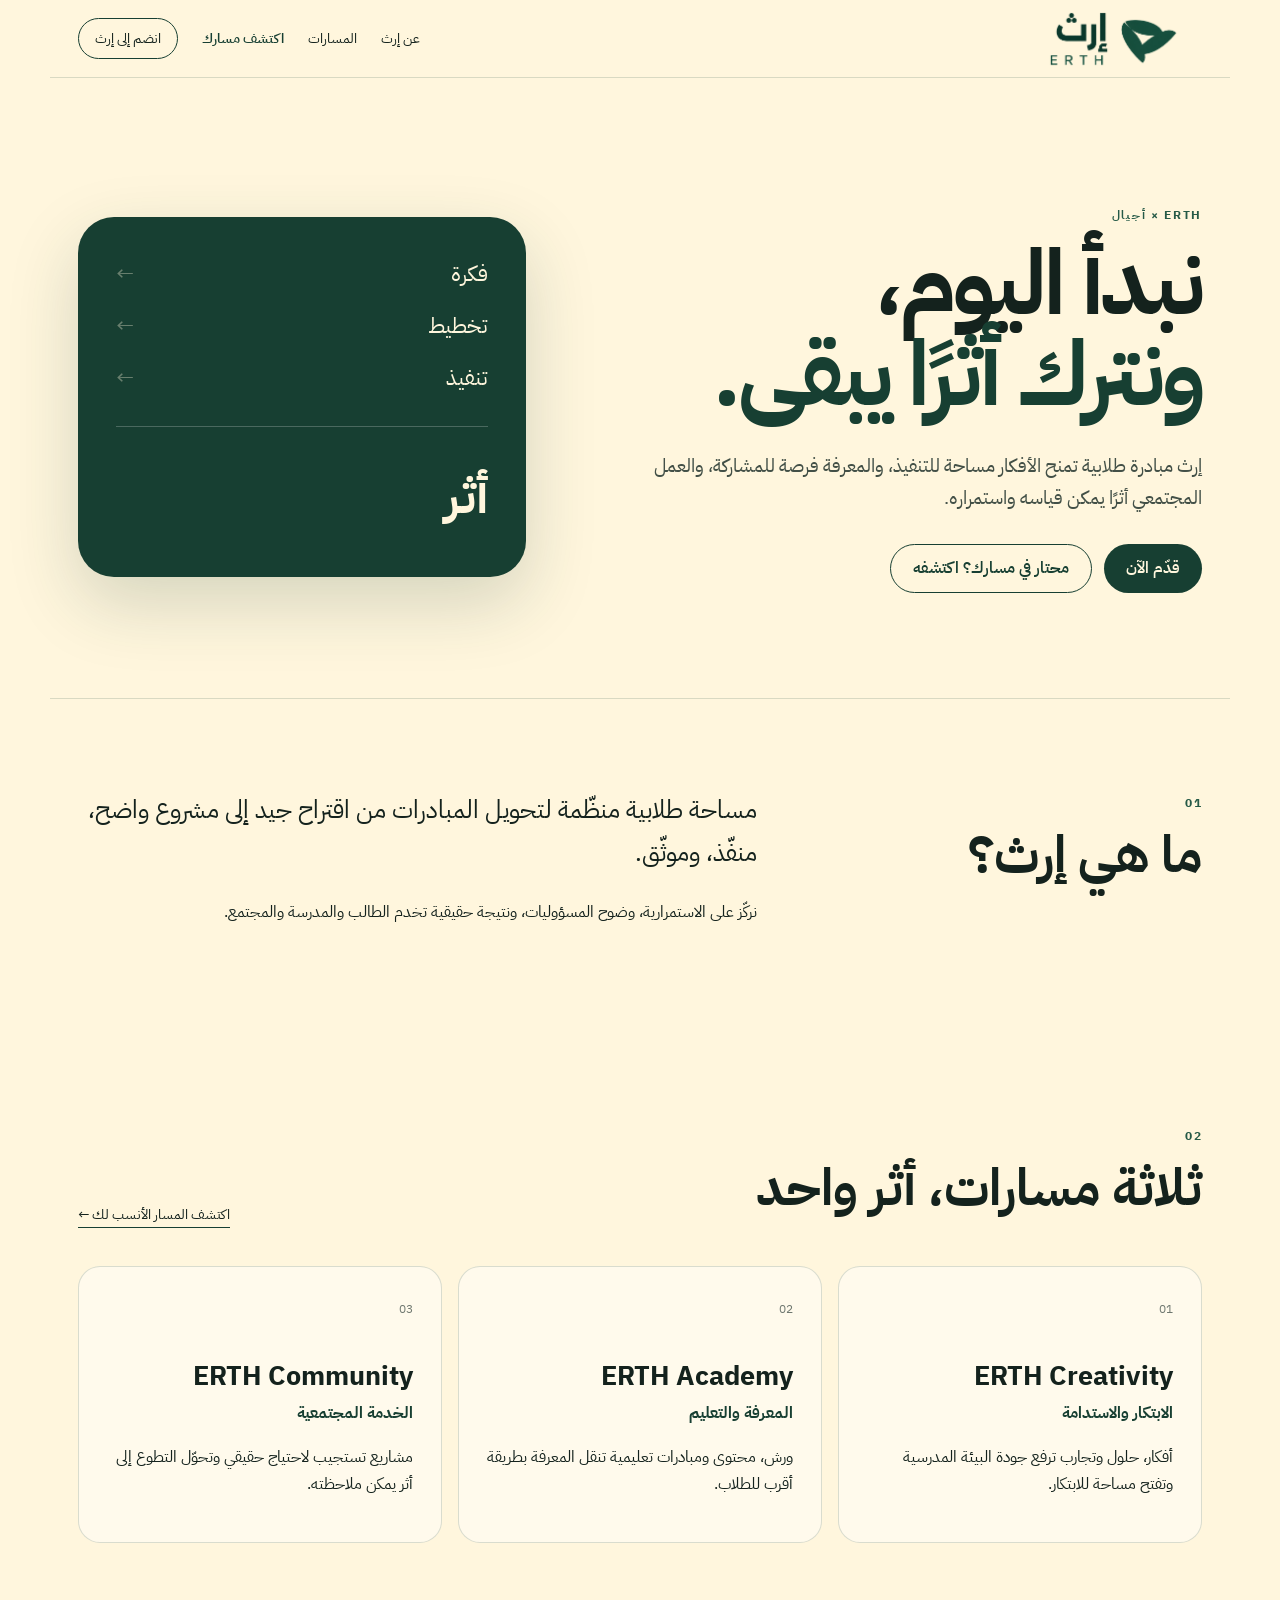
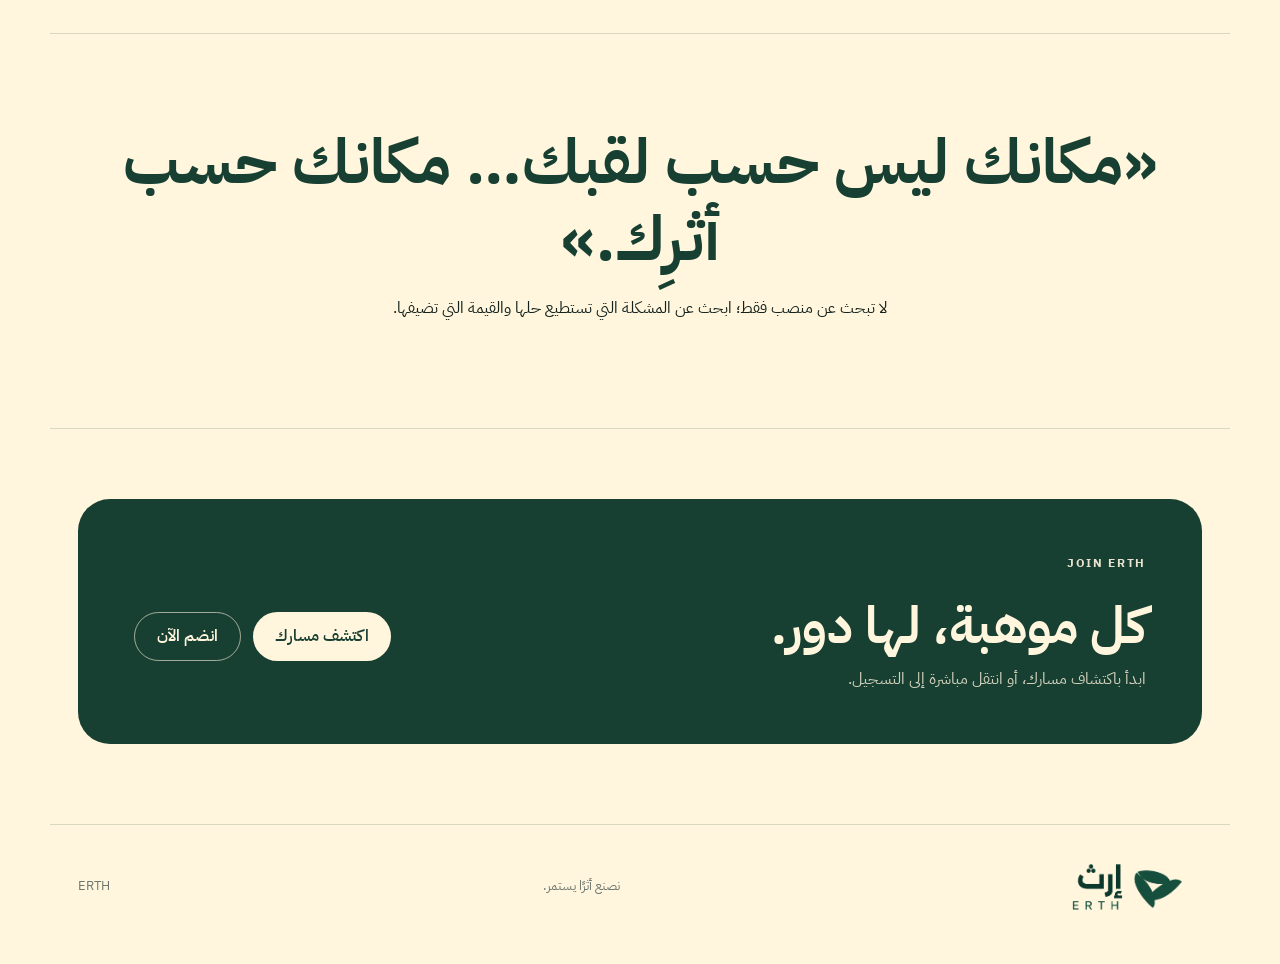
<file: index.html>
<!doctype html>
<html lang="ar" dir="rtl">
<head>
  <meta charset="utf-8" />
  <meta name="viewport" content="width=device-width,initial-scale=1" />
  <meta name="theme-color" content="#173f32" />
  <title>إرث | ERTH</title>
  <meta name="description" content="إرث مبادرة طلابية تحوّل الأفكار والمعرفة والعمل المجتمعي إلى أثر يبقى." />
  <link rel="stylesheet" href="/styles.css" />
</head>
<body>
<header class="site-header">
  <a class="brand" href="/" aria-label="إرث الرئيسية"><img class="brand-logo" src="/erth-logo.png" alt="إرث | ERTH"></a>
  <nav><a href="#about">عن إرث</a><a href="#tracks">المسارات</a><a class="nav-discover" https://vercel-erth.vercel.app/>اكتشف مسارك</a><a class="nav-cta" href="/join">انضم إلى إرث</a></nav>
</header>
<main>
  <section class="hero">
    <div class="hero-copy">
      <span class="eyebrow">ERTH × أجيال</span>
      <h1>نبدأ اليوم،<br><em>ونترك أثرًا يبقى.</em></h1>
      <p>إرث مبادرة طلابية تمنح الأفكار مساحة للتنفيذ، والمعرفة فرصة للمشاركة، والعمل المجتمعي أثرًا يمكن قياسه واستمراره.</p>
      <div class="actions"><a class="btn primary" href="/join">قدّم الآن</a><a class="btn secondary" https://vercel-erth.vercel.app/">محتار في مسارك؟ اكتشفه</a></div>
    </div>
    <div class="hero-card" aria-label="فكرة إلى أثر">
      <span>فكرة</span><span>←</span><span>تخطيط</span><span>←</span><span>تنفيذ</span><span>←</span><strong>أثر</strong>
    </div>
  </section>

  <section id="about" class="section split">
    <div><span class="section-no">01</span><h2>ما هي إرث؟</h2></div>
    <div><p class="lead">مساحة طلابية منظّمة لتحويل المبادرات من اقتراح جيد إلى مشروع واضح، منفّذ، وموثّق.</p><p>نركّز على الاستمرارية، وضوح المسؤوليات، ونتيجة حقيقية تخدم الطالب والمدرسة والمجتمع.</p></div>
  </section>

  <section id="tracks" class="section">
    <div class="section-head"><div><span class="section-no">02</span><h2>ثلاثة مسارات، أثر واحد</h2></div><a class="text-link" https://vercel-erth.vercel.app/">اكتشف المسار الأنسب لك ←</a></div>
    <div class="track-grid">
      <article class="track-card"><span class="track-code">01</span><h3>ERTH Creativity</h3><p class="ar-title">الابتكار والاستدامة</p><p>أفكار، حلول وتجارب ترفع جودة البيئة المدرسية وتفتح مساحة للابتكار.</p></article>
      <article class="track-card"><span class="track-code">02</span><h3>ERTH Academy</h3><p class="ar-title">المعرفة والتعليم</p><p>ورش، محتوى ومبادرات تعليمية تنقل المعرفة بطريقة أقرب للطلاب.</p></article>
      <article class="track-card"><span class="track-code">03</span><h3>ERTH Community</h3><p class="ar-title">الخدمة المجتمعية</p><p>مشاريع تستجيب لاحتياج حقيقي وتحوّل التطوع إلى أثر يمكن ملاحظته.</p></article>
    </div>
  </section>

  <section class="section quote-section"><blockquote>«مكانك ليس حسب لقبك… مكانك حسب أثرِك.»</blockquote><p>لا تبحث عن منصب فقط؛ ابحث عن المشكلة التي تستطيع حلها والقيمة التي تضيفها.</p></section>

  <section class="cta-band"><div><span class="eyebrow light">JOIN ERTH</span><h2>كل موهبة، لها دور.</h2><p>ابدأ باكتشاف مسارك، أو انتقل مباشرة إلى التسجيل.</p></div><div class="actions"><a class="btn cream" https://vercel-erth.vercel.app/="/">اكتشف مسارك</a><a class="btn outline-light" href="/join">انضم الآن</a></div></section>
</main>
<footer><div class="brand footer-brand"><img class="brand-logo footer-logo" src="/erth-logo.png" alt="إرث | ERTH"></div><p>نصنع أثرًا يستمر.</p><span>ERTH  </span></footer>
</body>
</html>
</file>
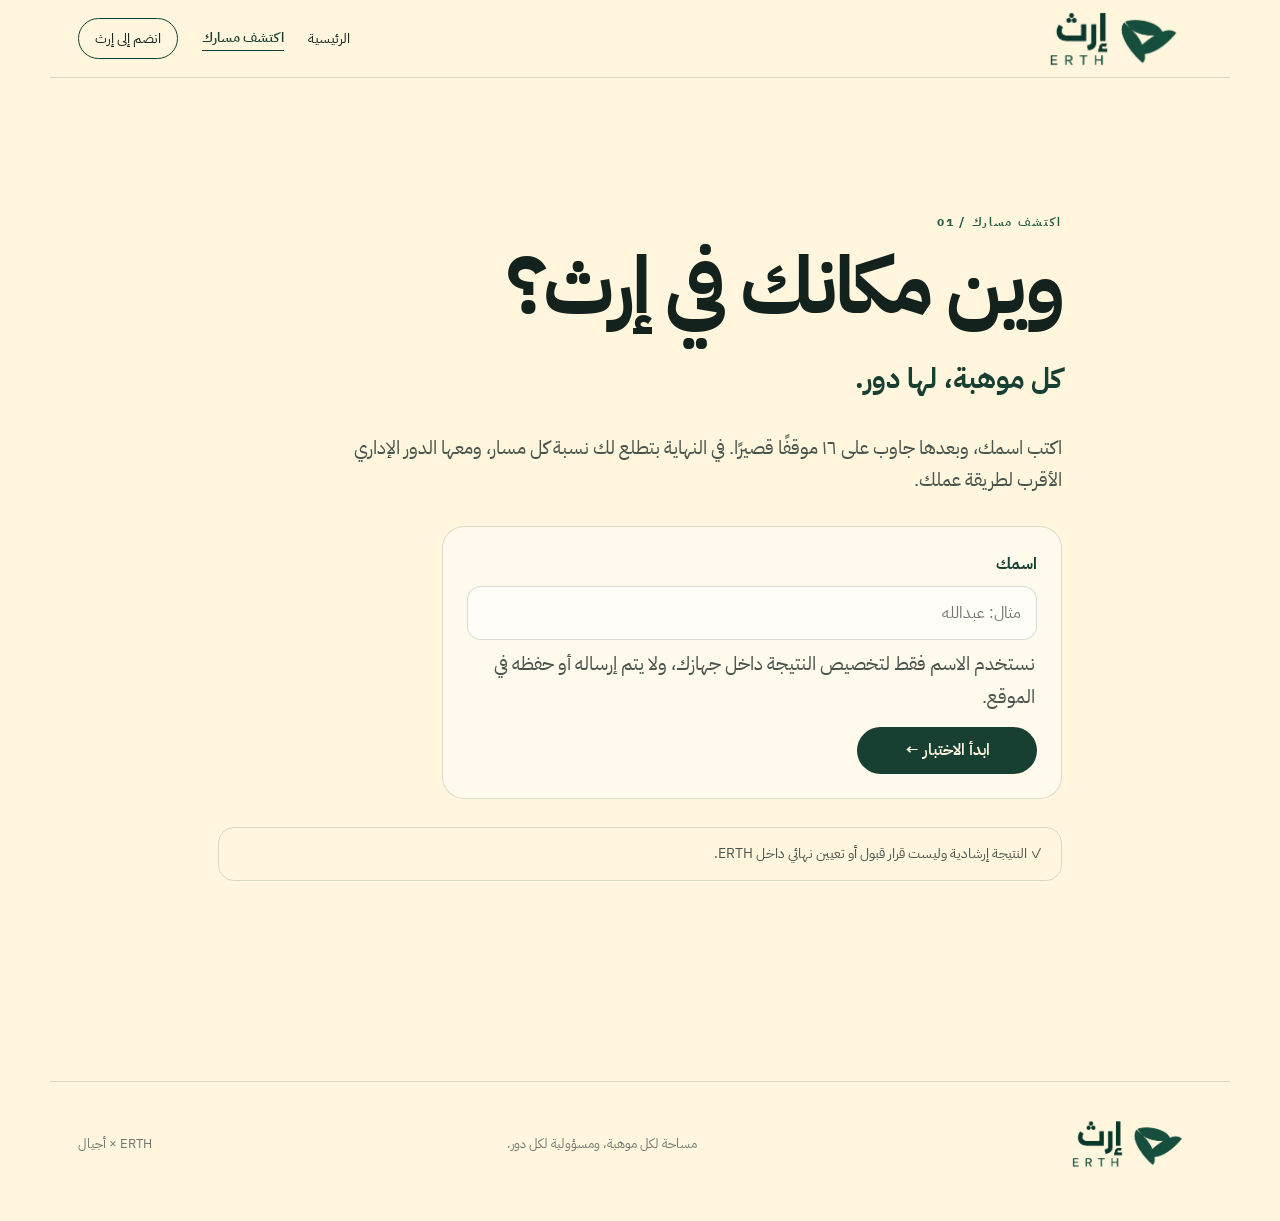
<file: discover-role.html>
<!doctype html>
<html lang="ar" dir="rtl">
<head>
  <meta charset="utf-8">
  <meta name="viewport" content="width=device-width,initial-scale=1">
  <meta name="theme-color" content="#173f32">
  <title>اكتشف مسارك | ERTH</title>
  <meta name="description" content="اختبار من 16 سؤالًا لاكتشاف المسار والدور الأقرب لك في إرث.">
  <link rel="stylesheet" href="/styles.css">
</head>
<body>
<header class="site-header">
  <a class="brand" href="/" aria-label="إرث الرئيسية"><img class="brand-logo" src="/erth-logo.png" alt="إرث | ERTH"></a>
  <nav><a href="/">الرئيسية</a><a class="nav-discover active" href="/discover-role">اكتشف مسارك</a><a class="nav-cta" href="/join">انضم إلى إرث</a></nav>
</header>

<main class="quiz-shell">
  <section id="quizIntro" class="quiz-intro">
    <span class="eyebrow">اكتشف مسارك / 01</span>
    <h1>وين مكانك في إرث؟</h1>
    <p class="lead">كل موهبة، لها دور.</p>
    <p>اكتب اسمك، وبعدها جاوب على ١٦ موقفًا قصيرًا. في النهاية بتطلع لك نسبة كل مسار، ومعها الدور الإداري الأقرب لطريقة عملك.</p>

    <div class="name-step">
      <label for="studentName">اسمك</label>
      <input id="studentName" type="text" maxlength="40" autocomplete="given-name" placeholder="مثال: عبدالله" aria-describedby="nameHelp nameError">
      <p id="nameHelp" class="field-help">نستخدم الاسم فقط لتخصيص النتيجة داخل جهازك، ولا يتم إرساله أو حفظه في الموقع.</p>
      <p id="nameError" class="field-error hidden" role="alert">اكتب اسمك أولًا عشان نبدأ.</p>
      <button class="btn primary" id="startQuiz" type="button">ابدأ الاختبار ←</button>
    </div>

    <div class="quiz-note"><span>✓</span> النتيجة إرشادية وليست قرار قبول أو تعيين نهائي داخل ERTH.</div>
  </section>

  <section id="quizCard" class="quiz-card hidden" aria-live="polite">
    <div class="quiz-top"><span id="questionCount"></span><span id="questionCategory"></span></div>
    <div class="progress"><i id="progressBar"></i></div>
    <p class="quiz-name">اختبار <strong id="quizName"></strong></p>
    <h2 id="questionText"></h2>
    <div id="choices" class="choice-list"></div>
    <div class="quiz-nav"><button class="btn ghost" id="prevBtn" type="button">السابق</button><button class="btn primary" id="nextBtn" type="button" disabled>التالي ←</button></div>
    <p class="micro">اختر الإجابة الأقرب لك فعلًا، ويمكنك الرجوع وتعديلها قبل ظهور النتيجة.</p>
  </section>

  <section id="results" class="results hidden">
    <span class="eyebrow">RESULT / 02</span>
    <h1><span id="resultName"></span>، هذا مسارك الأقرب</h1>
    <p>النسب تقيس توافق إجاباتك مع الخيارات داخل الاختبار. مجموع المسارات ١٠٠٪، ومجموع الأدوار الإدارية ١٠٠٪.</p>

    <div class="top-result track"><div><span>المسار الأقرب</span><h2 id="topTrack"></h2><p id="topTrackDesc"></p></div><strong id="topTrackPct"></strong></div>
    <div class="top-result"><div><span>الدور الإداري الأقرب</span><h2 id="topRole"></h2><p id="topRoleDesc"></p></div><strong id="topRolePct"></strong></div>

    <div class="result-grid">
      <section><h3>توزيع المسارات</h3><div id="trackBars" class="bars"></div></section>
      <section><h3>توزيع الأدوار الإدارية</h3><div id="roleBars" class="bars"></div></section>
    </div>

    <div class="result-tip"><strong>وش تسوي بالنتيجة؟</strong><p>خذ أعلى مسار وأعلى دور كنقطة بداية، وبعدها أكّد اختيارك في لقاء ERTH القصير إذا كنت محتارًا.</p></div>

    <div class="actions result-actions"><button class="btn secondary dark-text" id="restartBtn" type="button">إعادة الاختبار</button><a class="btn primary" href="/join">الانتقال للتقديم</a></div>
  </section>
</main>

<footer><div class="brand footer-brand"><img class="brand-logo footer-logo" src="/erth-logo.png" alt="إرث | ERTH"></div><p>مساحة لكل موهبة، ومسؤولية لكل دور.</p><span>ERTH × أجيال</span></footer>
<script src="/quiz.js"></script>
</body>
</html>
</file>
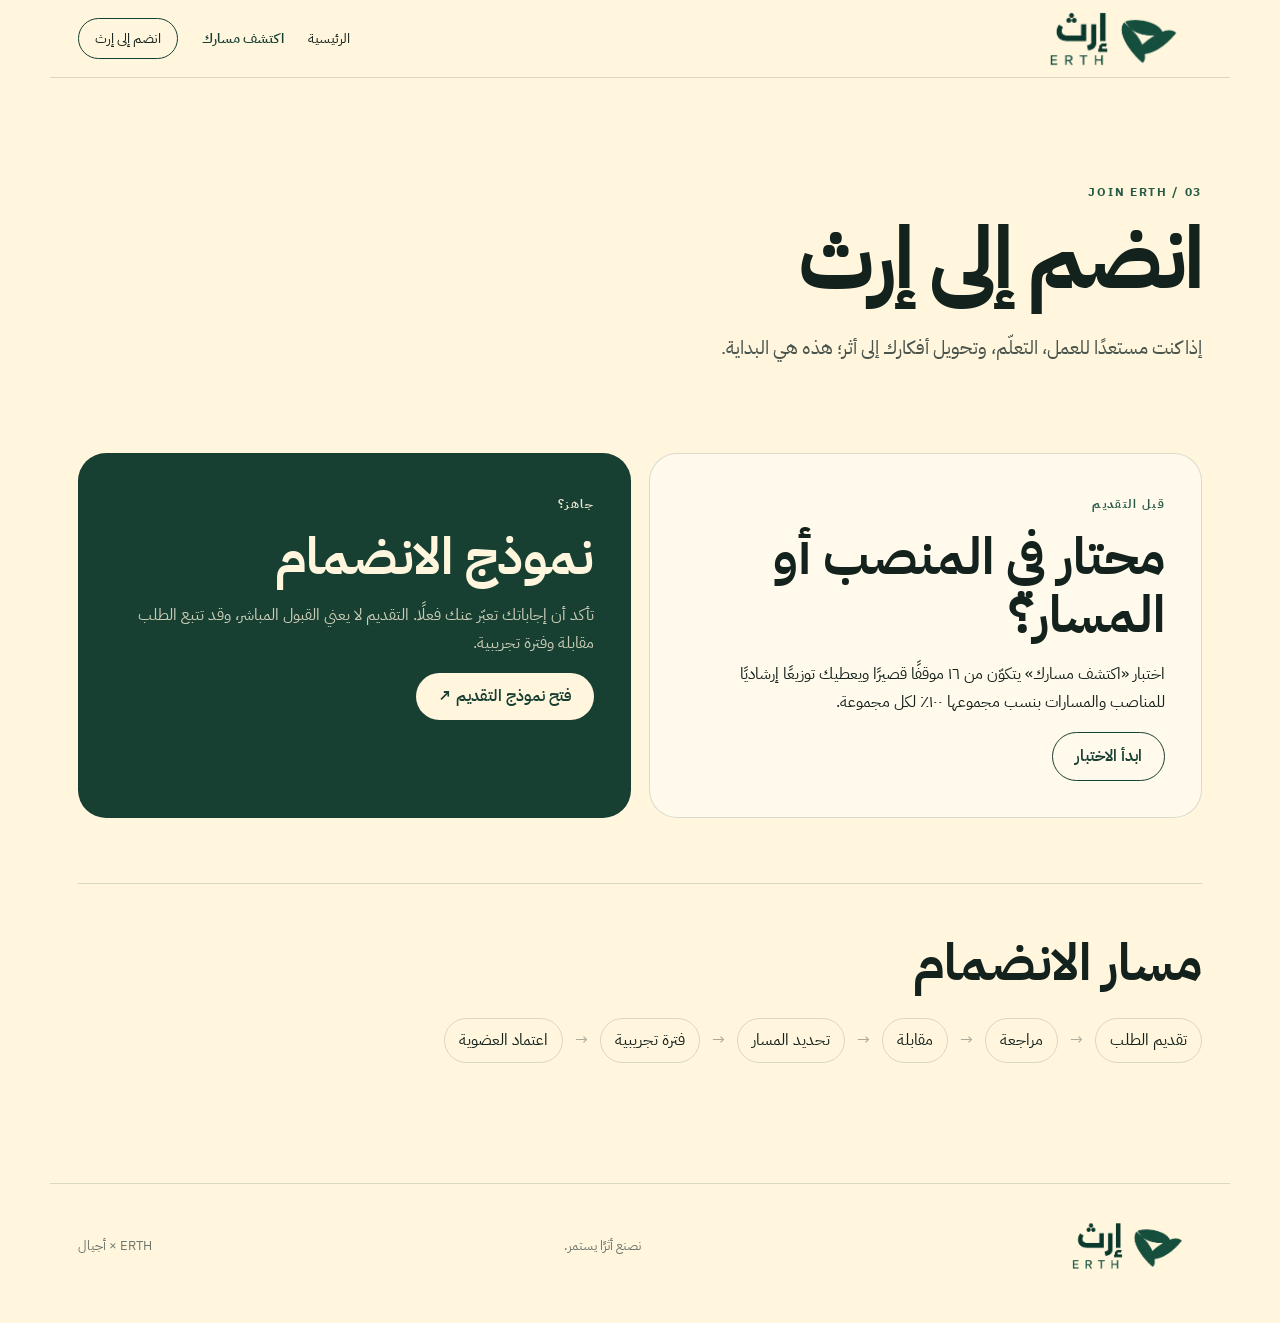
<file: join.html>
<!doctype html>
<html lang="ar" dir="rtl">
<head><meta charset="utf-8"><meta name="viewport" content="width=device-width,initial-scale=1"><meta name="theme-color" content="#173f32"><title>انضم إلى إرث | ERTH</title><link rel="stylesheet" href="/styles.css"></head>
<body>
<header class="site-header"><a class="brand" href="/"><img class="brand-logo" src="/erth-logo.png" alt="إرث | ERTH"></a><nav><a href="/">الرئيسية</a><a class="nav-discover" href="/discover-role">اكتشف مسارك</a><a class="nav-cta" href="/join">انضم إلى إرث</a></nav></header>
<main class="page-shell">
  <section class="page-hero compact"><span class="eyebrow">JOIN ERTH / 03</span><h1>انضم إلى إرث</h1><p>إذا كنت مستعدًا للعمل، التعلّم، وتحويل أفكارك إلى أثر؛ هذه هي البداية.</p></section>
  <section class="join-grid">
    <article class="join-panel"><span class="section-no">قبل التقديم</span><h2>محتار في المنصب أو المسار؟</h2><p>اختبار «اكتشف مسارك» يتكوّن من ١٦ موقفًا قصيرًا ويعطيك توزيعًا إرشاديًا للمناصب والمسارات بنسب مجموعها ١٠٠٪ لكل مجموعة.</p><a class="btn secondary dark-text" href="/discover-role">ابدأ الاختبار</a></article>
    <article class="join-panel dark"><span class="section-no light">جاهز؟</span><h2>نموذج الانضمام</h2><p>تأكد أن إجاباتك تعبّر عنك فعلًا. التقديم لا يعني القبول المباشر، وقد تتبع الطلب مقابلة وفترة تجريبية.</p><a class="btn cream" href="https://forms.cloud.microsoft/Pages/ShareFormPage.aspx?id=DZRkri6E9EC_qGdigAk1c0SO3ND_XTtGmnD05eij9JNUN0pZWUEwRzlUMDlUMTJVUDlGSDI5TTBQOC4u&sharetoken=sJusb6WckeSsx4mP17N9" target="_blank" rel="noopener">فتح نموذج التقديم ↗</a></article>
  </section>
  <section class="process"><h2>مسار الانضمام</h2><div class="process-row"><span>تقديم الطلب</span><i>→</i><span>مراجعة</span><i>→</i><span>مقابلة</span><i>→</i><span>تحديد المسار</span><i>→</i><span>فترة تجريبية</span><i>→</i><span>اعتماد العضوية</span></div></section>
</main>
<footer><div class="brand footer-brand"><img class="brand-logo footer-logo" src="/erth-logo.png" alt="إرث | ERTH"></div><p>نصنع أثرًا يستمر.</p><span>ERTH × أجيال</span></footer>
</body>
</html>
</file>
<file: styles.css>
@import url('https://fonts.googleapis.com/css2?family=IBM+Plex+Sans+Arabic:wght@400;500;600;700&display=swap');
:root{--green:#173f32;--green2:#265a47;--cream:#fff6dd;--ink:#14221d;--muted:#6e776f;--line:rgba(23,63,50,.16);--white:#fffdf8;--radius:22px}
*{box-sizing:border-box}html{scroll-behavior:smooth}body{margin:0;background:var(--cream);color:var(--ink);font-family:'IBM Plex Sans Arabic',system-ui,sans-serif;line-height:1.7}a{color:inherit;text-decoration:none}button{font:inherit}.site-header{height:78px;max-width:1180px;margin:auto;padding:0 28px;display:flex;align-items:center;justify-content:space-between;border-bottom:1px solid var(--line)}.brand{display:flex;align-items:center}.brand-logo{display:block;width:178px;height:auto;max-height:62px;object-fit:contain}.footer-logo{width:150px;max-height:54px}.site-header nav{display:flex;gap:24px;align-items:center;font-size:14px}.site-header nav a:hover{opacity:.65}.nav-discover{font-weight:600;color:var(--green)}.nav-discover.active{border-bottom:1px solid var(--green)}.nav-cta{border:1px solid var(--green);padding:8px 16px;border-radius:999px}.hero{max-width:1180px;margin:auto;min-height:620px;padding:88px 28px 70px;display:grid;grid-template-columns:1.15fr .85fr;gap:70px;align-items:center}.eyebrow{display:inline-block;font-size:12px;font-weight:700;letter-spacing:.14em;color:var(--green2);margin-bottom:14px}.eyebrow.light,.section-no.light{color:#e9e4cf}.hero h1,.page-hero h1,.quiz-intro h1,.results h1{font-size:clamp(48px,7vw,92px);line-height:1.02;margin:0 0 28px;letter-spacing:-.035em}.hero h1 em{font-style:normal;color:var(--green)}.hero-copy>p{max-width:650px;font-size:19px;color:#435047}.actions{display:flex;gap:12px;flex-wrap:wrap;margin-top:30px}.btn{border:0;display:inline-flex;justify-content:center;align-items:center;min-height:46px;padding:10px 22px;border-radius:999px;cursor:pointer;font-weight:600;transition:.2s}.btn:hover{transform:translateY(-1px)}.primary{background:var(--green);color:var(--cream)}.secondary{background:transparent;color:var(--green);border:1px solid var(--green)}.cream{background:var(--cream);color:var(--green)}.outline-light{border:1px solid rgba(255,246,221,.6);color:var(--cream)}.ghost{background:transparent;border:1px solid var(--line);color:var(--ink)}.dark-text{color:var(--green)}.hero-card{min-height:360px;background:var(--green);color:var(--cream);border-radius:36px;padding:38px;display:grid;grid-template-columns:1fr auto;gap:14px 20px;align-items:center;font-size:22px;box-shadow:0 26px 70px rgba(23,63,50,.18)}.hero-card span:nth-child(even){opacity:.35}.hero-card strong{font-size:48px;grid-column:1/-1;border-top:1px solid rgba(255,255,255,.22);padding-top:30px;margin-top:16px}.section{max-width:1180px;margin:auto;padding:90px 28px}.split{display:grid;grid-template-columns:.7fr 1.3fr;gap:80px;border-top:1px solid var(--line)}.section-no{font-size:12px;color:var(--green2);font-weight:700;letter-spacing:.12em}.section h2,.cta-band h2,.join-panel h2,.process h2{font-size:clamp(32px,4vw,54px);line-height:1.15;margin:10px 0}.lead{font-size:25px;margin-top:0}.section-head{display:flex;align-items:end;justify-content:space-between;gap:20px}.text-link{font-size:14px;border-bottom:1px solid var(--green)}.track-grid{display:grid;grid-template-columns:repeat(3,1fr);gap:16px;margin-top:38px}.track-card{background:rgba(255,255,255,.45);border:1px solid var(--line);border-radius:var(--radius);padding:28px;min-height:270px}.track-code{font-size:12px;color:var(--muted)}.track-card h3{font-size:27px;margin:32px 0 0}.ar-title{font-weight:700;color:var(--green);margin-top:0}.quote-section{text-align:center;border-top:1px solid var(--line);border-bottom:1px solid var(--line)}blockquote{font-size:clamp(32px,5vw,62px);line-height:1.25;margin:0;color:var(--green);font-weight:700}.cta-band{max-width:1124px;margin:70px auto;border-radius:32px;background:var(--green);color:var(--cream);padding:50px 56px;display:flex;justify-content:space-between;align-items:center;gap:30px}.cta-band p{margin:0;opacity:.8}footer{max-width:1180px;margin:80px auto 0;padding:35px 28px 50px;border-top:1px solid var(--line);display:flex;align-items:center;justify-content:space-between;gap:20px;color:var(--muted);font-size:13px}.footer-brand{color:var(--ink)}.page-shell,.quiz-shell{max-width:1180px;margin:auto;padding:60px 28px 40px}.page-hero.compact{max-width:820px;padding:40px 0 70px}.page-hero.compact h1{font-size:clamp(52px,7vw,86px)}.page-hero p,.quiz-intro p{font-size:19px;color:#4a554e;max-width:720px}.join-grid{display:grid;grid-template-columns:1fr 1fr;gap:18px}.join-panel{border:1px solid var(--line);border-radius:28px;padding:36px;background:rgba(255,255,255,.42);min-height:340px}.join-panel.dark{background:var(--green);color:var(--cream)}.join-panel.dark p{opacity:.78}.process{margin-top:65px;border-top:1px solid var(--line);padding-top:40px}.process-row{display:flex;gap:12px;align-items:center;flex-wrap:wrap;margin-top:25px}.process-row span{border:1px solid var(--line);border-radius:999px;padding:8px 14px}.process-row i{font-style:normal;opacity:.35}.quiz-shell{max-width:900px;min-height:720px}.quiz-intro{padding:70px 0}.quiz-intro h1{font-size:clamp(52px,7vw,80px);max-width:800px}.quiz-intro .lead{font-size:28px;color:var(--green);font-weight:700}.quiz-note{margin:28px 0 10px;padding:14px 18px;border:1px solid var(--line);border-radius:16px;font-size:14px;color:#4a554e}.quiz-card{background:rgba(255,255,255,.5);border:1px solid var(--line);border-radius:28px;padding:34px;margin-top:50px}.hidden{display:none!important}.quiz-top{display:flex;justify-content:space-between;color:var(--muted);font-size:13px}.progress{height:5px;background:rgba(23,63,50,.1);border-radius:999px;margin:16px 0 38px;overflow:hidden}.progress i{display:block;height:100%;background:var(--green);width:0;transition:.25s}.quiz-card h2{font-size:30px;line-height:1.35;margin-bottom:26px}.choice-list{display:grid;gap:10px}.choice{width:100%;text-align:right;background:transparent;border:1px solid var(--line);border-radius:16px;padding:15px 18px;cursor:pointer;color:var(--ink)}.choice:hover,.choice.selected{border-color:var(--green);background:rgba(23,63,50,.06)}.choice.selected:before{content:'✓';margin-left:10px;color:var(--green);font-weight:700}.quiz-nav{display:flex;justify-content:space-between;margin-top:28px}.quiz-nav .btn:disabled{opacity:.35;cursor:not-allowed;transform:none}.micro{font-size:12px;color:var(--muted);text-align:center;margin:18px 0 0}.results{padding:50px 0}.results>p{color:var(--muted)}.top-result{margin-top:28px;border-radius:26px;background:var(--green);color:var(--cream);padding:30px 34px;display:flex;align-items:center;justify-content:space-between;gap:25px}.top-result.track{background:#285e4a}.top-result span{font-size:12px;opacity:.7}.top-result h2{font-size:32px;margin:3px 0}.top-result p{margin:0;opacity:.8}.top-result strong{font-size:54px;direction:ltr}.result-grid{display:grid;grid-template-columns:1fr 1fr;gap:18px;margin-top:18px}.result-grid section{border:1px solid var(--line);border-radius:24px;padding:28px;background:rgba(255,255,255,.42)}.bars{display:grid;gap:17px}.bar-head{display:flex;justify-content:space-between;font-size:13px;gap:10px}.bar-track{height:7px;background:rgba(23,63,50,.1);border-radius:999px;overflow:hidden;margin-top:5px}.bar-fill{height:100%;background:var(--green);border-radius:999px}.result-actions{justify-content:center;margin-top:34px}
@media(max-width:780px){.site-header{height:auto;padding:12px 16px;gap:10px}.brand-logo{width:118px;max-height:46px}.site-header nav{gap:6px}.site-header nav a:not(.nav-cta):not(.nav-discover){display:none}.site-header .nav-discover,.site-header .nav-cta{font-size:11px;padding:6px 9px;border-radius:999px;white-space:nowrap}.site-header .nav-discover{border:1px solid var(--green)}.hero{grid-template-columns:1fr;min-height:auto;padding-top:60px}.hero-card{min-height:280px}.split{grid-template-columns:1fr;gap:18px}.track-grid,.join-grid,.result-grid{grid-template-columns:1fr}.section-head,.cta-band{align-items:flex-start;flex-direction:column}.cta-band{margin:40px 18px;padding:35px 28px}.site-header,.hero,.section,.page-shell,.quiz-shell,footer{padding-inline:20px}.hero h1,.page-hero h1,.quiz-intro h1,.results h1{font-size:48px}.top-result{align-items:flex-start}.top-result strong{font-size:42px}.process-row i{display:none}footer{align-items:flex-start;flex-direction:column}}
.name-step{margin-top:30px;max-width:620px;border:1px solid var(--line);border-radius:22px;padding:24px;background:rgba(255,255,255,.42)}
.name-step label{display:block;font-weight:700;color:var(--green);margin-bottom:8px}
.name-step input{width:100%;min-height:54px;border:1px solid var(--line);background:var(--white);border-radius:14px;padding:12px 15px;font:inherit;color:var(--ink);outline:none;transition:.2s}
.name-step input:focus{border-color:var(--green);box-shadow:0 0 0 3px rgba(23,63,50,.08)}
.name-step .btn{margin-top:14px;min-width:180px}
.field-help,.field-error{font-size:12px;margin:8px 2px 0;color:var(--muted)}
.field-error{color:#9a352f;font-weight:600}
.quiz-name{font-size:13px;color:var(--muted);margin:0 0 8px}.quiz-name strong{color:var(--green)}
.result-tip{margin-top:18px;padding:20px 24px;border:1px solid var(--line);border-radius:20px;background:rgba(255,255,255,.42)}
.result-tip p{margin:5px 0 0;color:var(--muted)}
@media(max-width:780px){.name-step{padding:19px}.name-step .btn{width:100%}.quiz-name{margin-top:-8px}.result-tip{padding:18px}}
</file>
